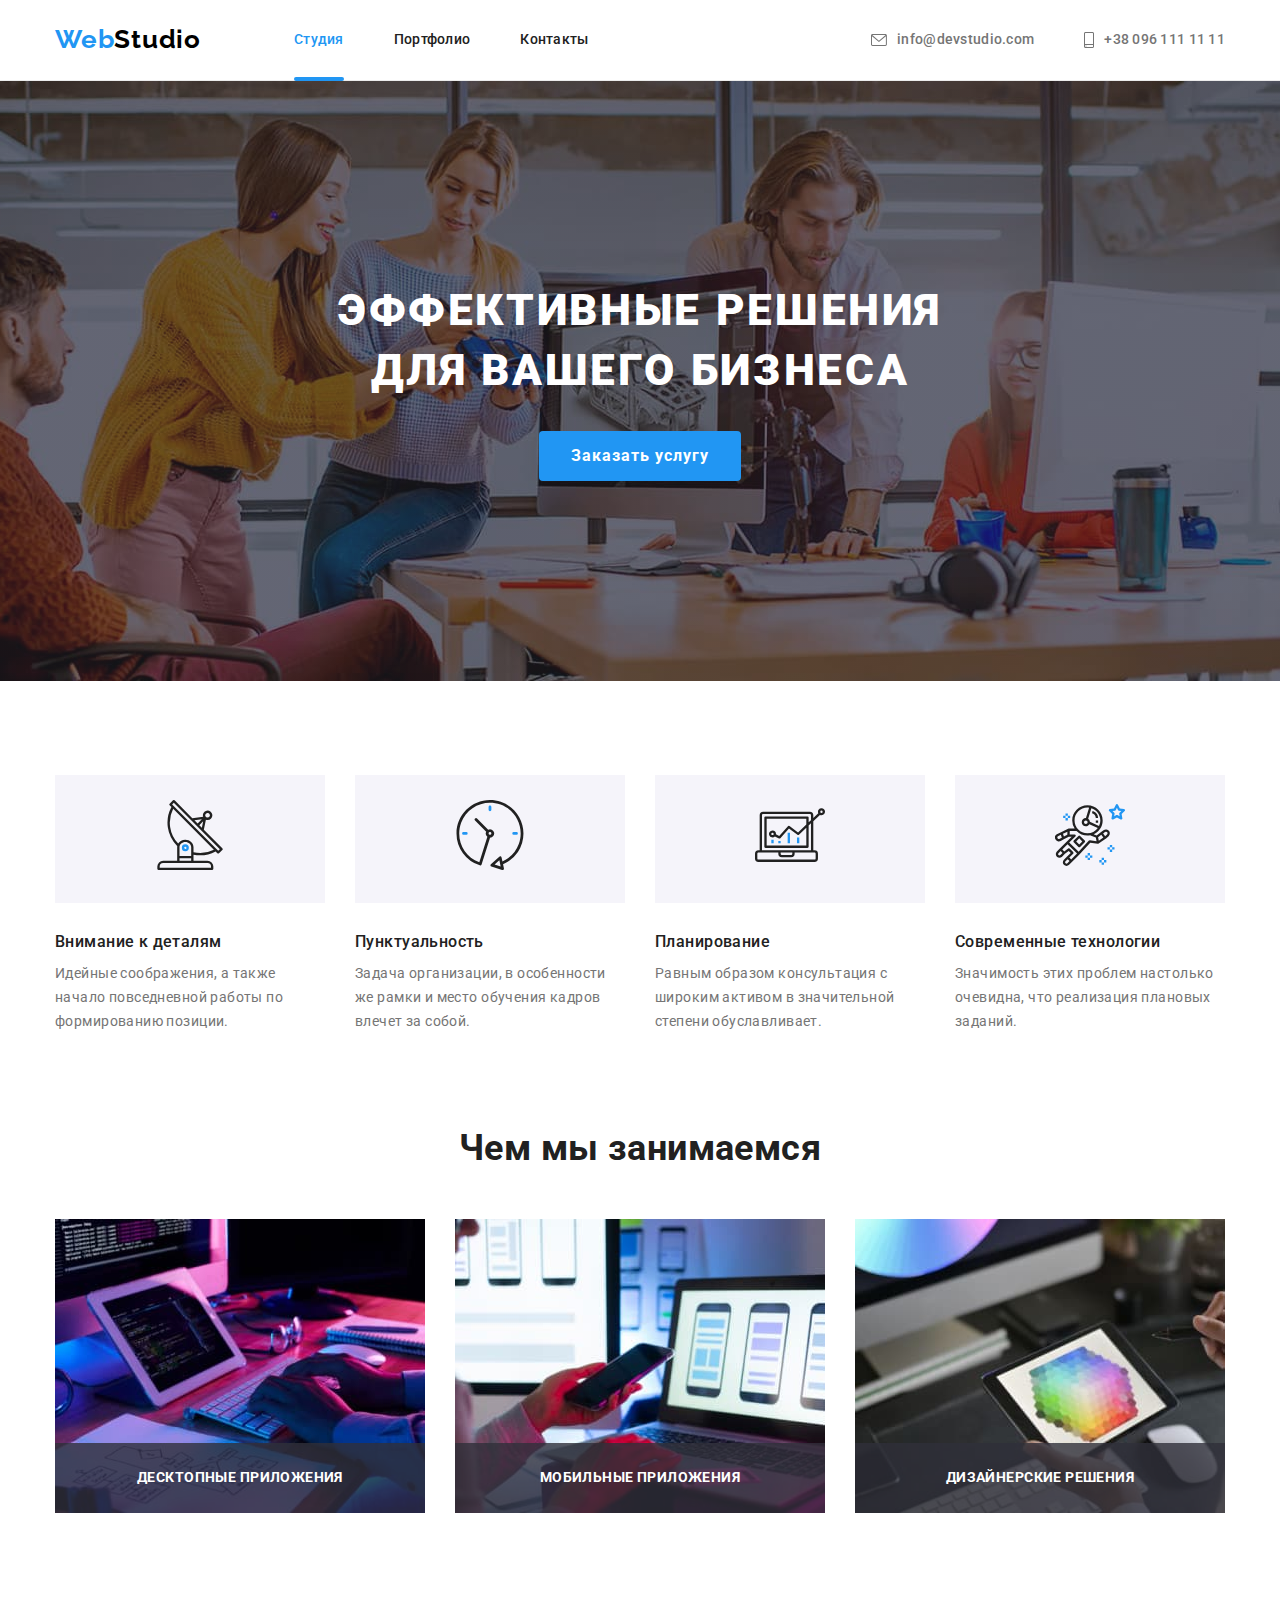
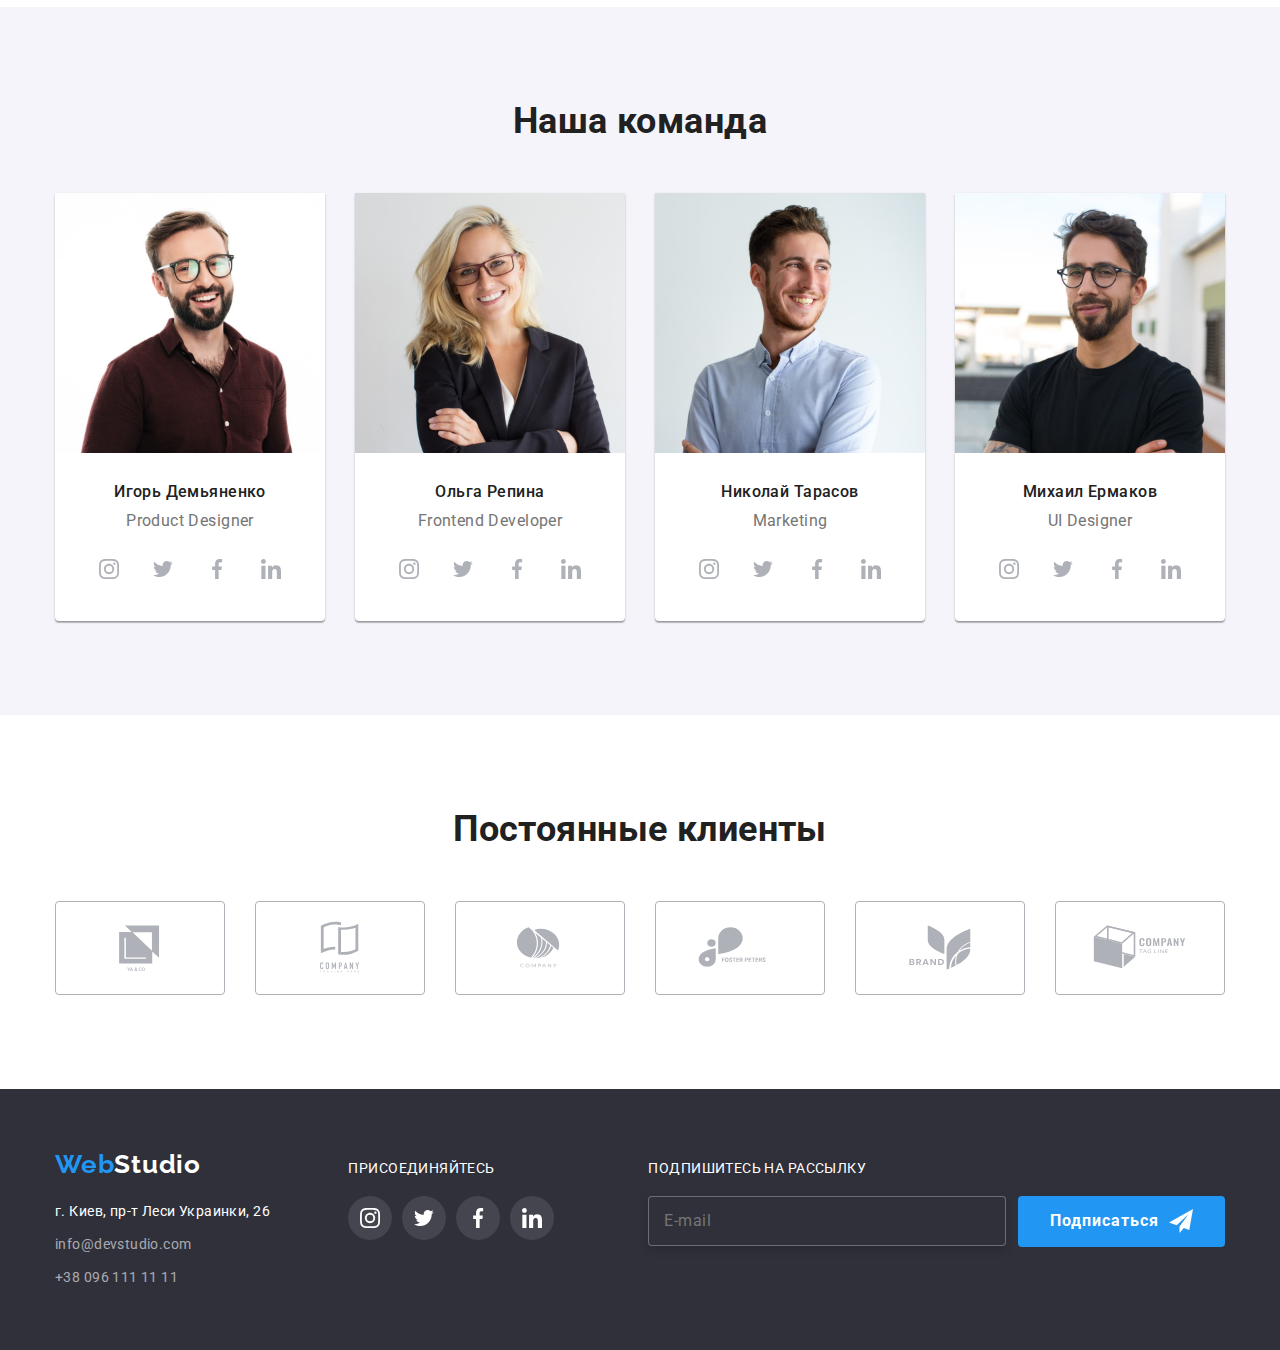
<file: index.html>
<!DOCTYPE html>
<html lang="ru">

<head>
    <meta charset="UTF-8">
    <meta http-equiv="X-UA-Compatible" content="IE=edge">
    <meta name="viewport" content="width=device-width, initial-scale=1.0">
    <link rel="stylesheet" href="https://cdnjs.cloudflare.com/ajax/libs/modern-normalize/1.0.0/modern-normalize.min.css">
    <link href="https://fonts.googleapis.com/css2?family=Raleway:wght@700&family=Roboto:wght@400;500;700;900&display=swap" rel="stylesheet">
    <link rel="stylesheet" href="./css/styles.css">
    <title>Домашнее_Задание№6</title>
</head>

<body>
    <header class="page-header">
        <div class="container main-div">
            <a class="logo link" lang="en" href="./index.html"><span class="blu">Web</span>Studio</a>
            <nav>
                <ul class="site-nav">
                    <li class="item">
                        <a class="link curentli" href="./index.html" >Студия</a>
                    </li>
                    <li class="item">
                        <a href="./portfolio.html" class="link ">Портфолио</a>
                    </li>
                    <li class="item">
                        <a href="#" class="link">Контакты</a>
                    </li>
                </ul>
            </nav>
            <ul class="contact">
                <li class="item">
                    <a class="link" href="mailto:info@devstudio.com">
                        <svg class="email" width="16" height="12">
                            <use href="./images/icons.svg#icon-email"></use>
                        </svg>
                        info@devstudio.com</a>
                </li>
                <li class="item">
                    <a class="link" href="tel:+380961111111">
                        <svg class="tel" width="10" height="16">
                            <use href="./images/icons.svg#icon-smartphone"></use>
                        </svg>
                        +38 096 111 11 11</a>
                </li>
            </ul>
        </div>
    </header>
    <main>
        <section class="hero">
            <div class="container">
                <h1 class="hero-title"> Эффективные решения <br> для вашего бизнеса</h1>
                <button class="btn" type="button" data-modal-open>Заказать услугу</button>
            </div>
            <div class="backdrop is-hidden" data-modal>
                <div class="modal" >
                    <button class="btn-close" data-modal-close >
                        <svg class="icone-close" width="18" height="18">
                            <use href="./images/icons.svg#icon-close"></use>
                        </svg>
                    </button>
                    <form class="modal-form">
                        <p class="modal-title">Оставьте свои данные, мы вам перезвоним</p>
                        <label for="user-name" class="label-form">Имя</label>
                        <div class="form">
                            <input type="text" name="User-name" id="user-name" class="input-form">
                            <svg width="18" height="18" class="icon-form">
                                    <use href="./images/icons.svg#icon-user-name"></use>
                            </svg>
                        </div>
                        <label for="user-telefon" class="label-form">Телефон</label>
                        <div class="form">
                            <input type="tel" id="user-telefon" name="User-tel" class="input-form" placeholder=" ">
                            <svg width="18" height="18" class="icon-form">
                                <use href="./images/icons.svg#icon-user-phone"></use>
                            </svg>
                        </div>
                        <label for="user-email" class="label-form">Почта</label>
                        <div class="form">
                            <input type="email" id="user-email" name="User-formEmail" class="input-form">
                            <svg width="18" height="18" class="icon-form">
                                <use href="./images/icons.svg#icon-user-email"></use>
                            </svg>
                        </div>
                        <div class="form">
                        <label for="user-commentary" class="label-form">Комментарий</label>
                            <textarea name="user-commentary" id="user-commentary" class="textarea input-form" placeholder="Введите текст"></textarea>
                        </div>
                        <div class="form-checkbox">
                            <input type="checkbox" name="policy" id="policy" class="input-checkbox">
                            <label for="policy" class="label-checkbox"> Соглашаюсь с рассылкой и принимаю <a href="" class="checkbox-link">Условия договора</a></label>
                            <span class="icon-checked"></span>
                        </div>
                        <button class="btn modal-form-btn" type="submit">Отправить</button>
                    
                    </form>
                </div>
            </div>
        </section>
        <section class="section">
            <div class="container feateres">
                <h2 class="visually-hidden">Наши особенности</h2>
                <ul class="section-list">
                    <li class="item">
                        <div class="feateres-icon">
                            <svg class="" width="70" height="70">
                                <use href="./images/icons.svg#icon-antenna"></use>
                            </svg>
                        </div>
                        <h3 class="title">Внимание к деталям</h3>
                        <p class="text">Идейные соображения, а также начало повседневной работы по формированию позиции.</p>
                    </li>
                    <li class="item">
                        <div class="feateres-icon">
                            <svg class="" width="70" height="70">
                                <use href="./images/icons.svg#icon-clock"></use>
                            </svg>
                        </div>
                        <h3 class="title">Пунктуальность</h3>
                        <p class="text">Задача организации, в особенности же рамки и место обучения кадров влечет за собой.</p>
                    </li>
                    <li class="item">
                        <div class="feateres-icon">
                            <svg class="" width="70" height="70">
                                <use href="./images/icons.svg#icon-diagram"></use>
                            </svg>
                        </div>
                        <h3 class="title">Планирование</h3>
                        <p class="text">Равным образом консультация с широким активом в значительной степени обуславливает.</p>
                    </li>
                    <li class="item">
                        <div class="feateres-icon">
                            <svg class="" width="70" height="70">
                                <use href="./images/icons.svg#icon-astronaut"></use>
                            </svg>
                        </div>
                        <h3 class="title">Современные технологии</h3>
                        <p class="text">Значимость этих проблем настолько очевидна, что реализация плановых заданий.</p>
                    </li>
                </ul>
            </div>
        </section>
        <section class="section work">
            <div class="container ">
                <h2 class="section-title">Чем мы занимаемся</h2>
                <ul class="section-list galery">
                    <li class="item">
                        <a class="link" href=""><img src="images/img1.jpg"  width="370" alt="Картинка 1">
                            <div class="description">
                                <h3 class="text-description">Десктопные приложения</h3>
                            </div>
                        </a>
                    </li>
                    <li class="item">
                        <a class="link" href=""><img src="images/img2.jpg"  width="370" alt="Картинка 2">
                            <div class="description">
                                <h3 class="text-description">Мобильные приложения</h3>
                            </div>
                        </a>                     
                    </li>
                    <li class="item">
                        <a class="link" href=""><img src="images/img3.jpg"  width="370" alt="Картинка 3">
                            <div class="description">
                                <h3 class="text-description">Дизайнерские решения</h3>
                            </div>
                        </a>
                    </li>
                </ul>
            </div>
        </section>
        <section class="section  teams">
           <div class="container ">
                <h2 class="section-title">Наша команда</h2>
                <ul class="section-list">
                    <li class="item">
                        <img src="images/Igor.jpg" width="270" alt="Игорь Демьяненко">
                        <div class="profession">
                            <h3 class="title">Игорь Демьяненко</h3>
                            <p class="text" lang="en">Product Designer</p>
                            <div class="social-network">
                                <a class="link-social" href="">
                                    <svg class="icon" width="20" height="20">
                                        <use href="./images/icons.svg#icon-instagram"></use>
                                    </svg>
                                </a>
                                <a href="" class="link-social">
                                    <svg class="icon" width="20" height="20">
                                        <use href="./images/icons.svg#icon-twiter"></use>
                                    </svg>
                                </a>
                                <a href="" class="link-social">
                                    <svg class="icon" width="20" height="20">
                                        <use href="./images/icons.svg#icon-facebook"></use>
                                    </svg>
                                </a>
                                <a href="" class="link-social">
                                    <svg class="icon" width="20" height="20">
                                        <use href="./images/icons.svg#icon-linkedin"></use>
                                    </svg>
                                </a>
                            </div>
                        </div>
                    </li>
                    <li class="item">
                        <img src="images/Olha.jpg" width="270" alt="Ольга Репина">
                        <div class="profession">
                            <h3 class="title">Ольга Репина</h3>
                            <p class="text" lang="en">Frontend Developer</p>
                            <div class="social-network">
                                <a class="link-social" href="">
                                     <svg class="icon" width="20" height="20">
                                        <use href="./images/icons.svg#icon-instagram"></use>
                                    </svg>
                                </a>
                                <a href="" class="link-social">
                                    <svg class="icon" width="20" height="20">
                                        <use href="./images/icons.svg#icon-twiter"></use>
                                    </svg>
                                </a>
                                <a href="" class="link-social">
                                    <svg class="icon" width="20" height="20">
                                        <use href="./images/icons.svg#icon-facebook"></use>
                                    </svg>
                                </a>
                                <a href="" class="link-social">
                                    <svg class="icon" width="20" height="20">
                                        <use href="./images/icons.svg#icon-linkedin"></use>
                                    </svg>
                                </a>
                            </div>
                        </div>
                    </li>
                    <li class="item">
                        <img src="images/Nikolaj.jpg" width="270" alt="Николай Тарасов">
                        <div class="profession">
                            <h3 class="title">Николай Тарасов</h3>
                            <p class="text" lang="en">Marketing</p>
                            <div class="social-network">
                                <a class="link-social" href="">
                                    <svg class="icon" width="20" height="20">
                                        <use href="./images/icons.svg#icon-instagram"></use>
                                    </svg>
                                </a>
                                <a href="" class="link-social">
                                    <svg class="icon" width="20" height="20">
                                        <use href="./images/icons.svg#icon-twiter"></use>
                                    </svg>
                                </a>
                                <a href="" class="link-social">
                                    <svg class="icon" width="20" height="20">
                                        <use href="./images/icons.svg#icon-facebook"></use>
                                    </svg>
                                </a>
                                <a href="" class="link-social">
                                    <svg class="icon" width="20" height="20">
                                        <use href="./images/icons.svg#icon-linkedin"></use>
                                    </svg>
                                </a>
                            </div>
                        </div>
                    </li>
                    <li class="item">
                        <img src="images/Misha.jpg" width="270" alt="Михаил Ермаков">
                        <div class="profession">
                            <h3 class="title">Михаил Ермаков</h3>
                            <p class="text" lang="en">UI Designer</p>
                            <div class="social-network">
                                <a class="link-social" href="">
                                    <svg class="icon" width="20" height="20">
                                        <use href="./images/icons.svg#icon-instagram"></use>
                                    </svg>
                                </a>
                                <a href="" class="link-social">
                                    <svg class="icon" width="20" height="20">
                                        <use href="./images/icons.svg#icon-twiter"></use>
                                    </svg>
                                </a>
                                <a href="" class="link-social">
                                    <svg class="icon" width="20" height="20">
                                        <use href="./images/icons.svg#icon-facebook"></use>
                                    </svg>
                                </a>
                                <a href="" class="link-social">
                                    <svg class="icon" width="20" height="20">
                                        <use href="./images/icons.svg#icon-linkedin"></use>
                                    </svg>
                                </a>
                            </div>
                        </div>
                    </li>
                </ul>
           </div>
        </section>
        <section class="section our-clients">
            <div class="container">
                <h2 class="section-title">Постоянные клиенты</h2>
                <ul class="section-list clients">
                    <li class="item">
                        <a href="" class="link-client">
                            <svg class="client" width="106" height="60">
                                <use href="./images/icons.svg#icon-logoone"></use>
                            </svg>
                        </a>
                    </li>
                    <li class="item">
                        <a href="" class="link-client">
                            <svg class="client" width="106" height="60">
                                <use href="./images/icons.svg#icon-logotwo"></use>
                            </svg>
                        </a>
                    </li>
                    <li class="item">
                        <a href="" class="link-client">
                            <svg class="client" width="106" height="60">
                                <use href="./images/icons.svg#icon-logothree"></use>
                            </svg>
                        </a>
                    </li>
                    <li class="item">
                        <a href="" class="link-client">
                            <svg class="client" width="106" height="60">
                                <use href="./images/icons.svg#icon-logofour"></use>
                            </svg>
                        </a>
                    </li>
                    <li class="item">
                        <a href="" class="link-client">
                            <svg class="client" width="106" height="60">
                                <use href="./images/icons.svg#icon-logofive"></use>
                            </svg>
                        </a>
                    </li>
                    <li class="item">
                       <a href="" class="link-client">
                            <svg class="client" width="106" height="60">
                                <use href="./images/icons.svg#icon-logosix"></use>
                            </svg>
                       </a>
                    </li>
                </ul>
            </div>
        </section>
    </main>
    <footer class="footer">
        <div class="container footer-social">
            <div class="footer-adres">
                <a class="logo link" lang="en" href="./index.html"><span class="blu">Web</span>Studio</a>
                <address class="adres">
                    <ul class="footer-contact ">
                        <li class="item">
                            <p class="footer-text"> г. Киев, пр-т Леси Украинки, 26</p>
                        </li>
                        <li class="item mail">
                            <a class="footer-link" href="mailto:info@devstudio.com">info@devstudio.com</a>
                        </li>
                        <li class="item tel">
                            <a class="footer-link" href="tel:+380961111111">+38 096 111 11 11</a>
                        </li>
                    </ul>
                </address>
            </div>
            <div class="social-adres">
                <p class="join">присоединяйтесь</p>
                <div class="social-network block">
                    <a href="" class="link-social bgr ">
                        <svg class="icon" width="20" height="20">
                            <use href="./images/icons.svg#icon-instagram"></use>
                        </svg>
                    </a>
                    <a href="" class="link-social bgr ">
                        <svg class="icon" width="20" height="20">
                            <use href="./images/icons.svg#icon-twiter"></use>
                        </svg>
                    </a>
                    <a href="" class="link-social bgr ">
                        <svg class="icon" width="20" height="20">
                            <use href="./images/icons.svg#icon-facebook"></use>
                        </svg>
                    </a>
                    <a href="" class="link-social bgr ">
                        <svg class="icon" width="20" height="20">
                            <use href="./images/icons.svg#icon-linkedin"></use>
                        </svg>
                    </a>
                </div>
            </div>
            <div class="subscribe">
                <p class="join">Подпишитесь на рассылку</p>
                <form class="form-footer">
                    
                    <input type="email"  id="foter-subscribe" class="input-subscribe" placeholder=" ">
                    <label class="label-subscribe" for="foter-subscribe">E-mail</label>
                    <button class="btn-subscribe" type="submit">Подписаться
                        <svg class="icon-subscribe" width="24" height="24">
                            <use href="./images/icons.svg#icon-send"></use>
                        </svg>
                    </button>
                   
                </form>
            </div>
        </div>
    </footer>
<script src="./js/modal.js"></script>
</body>

</html>
</file>
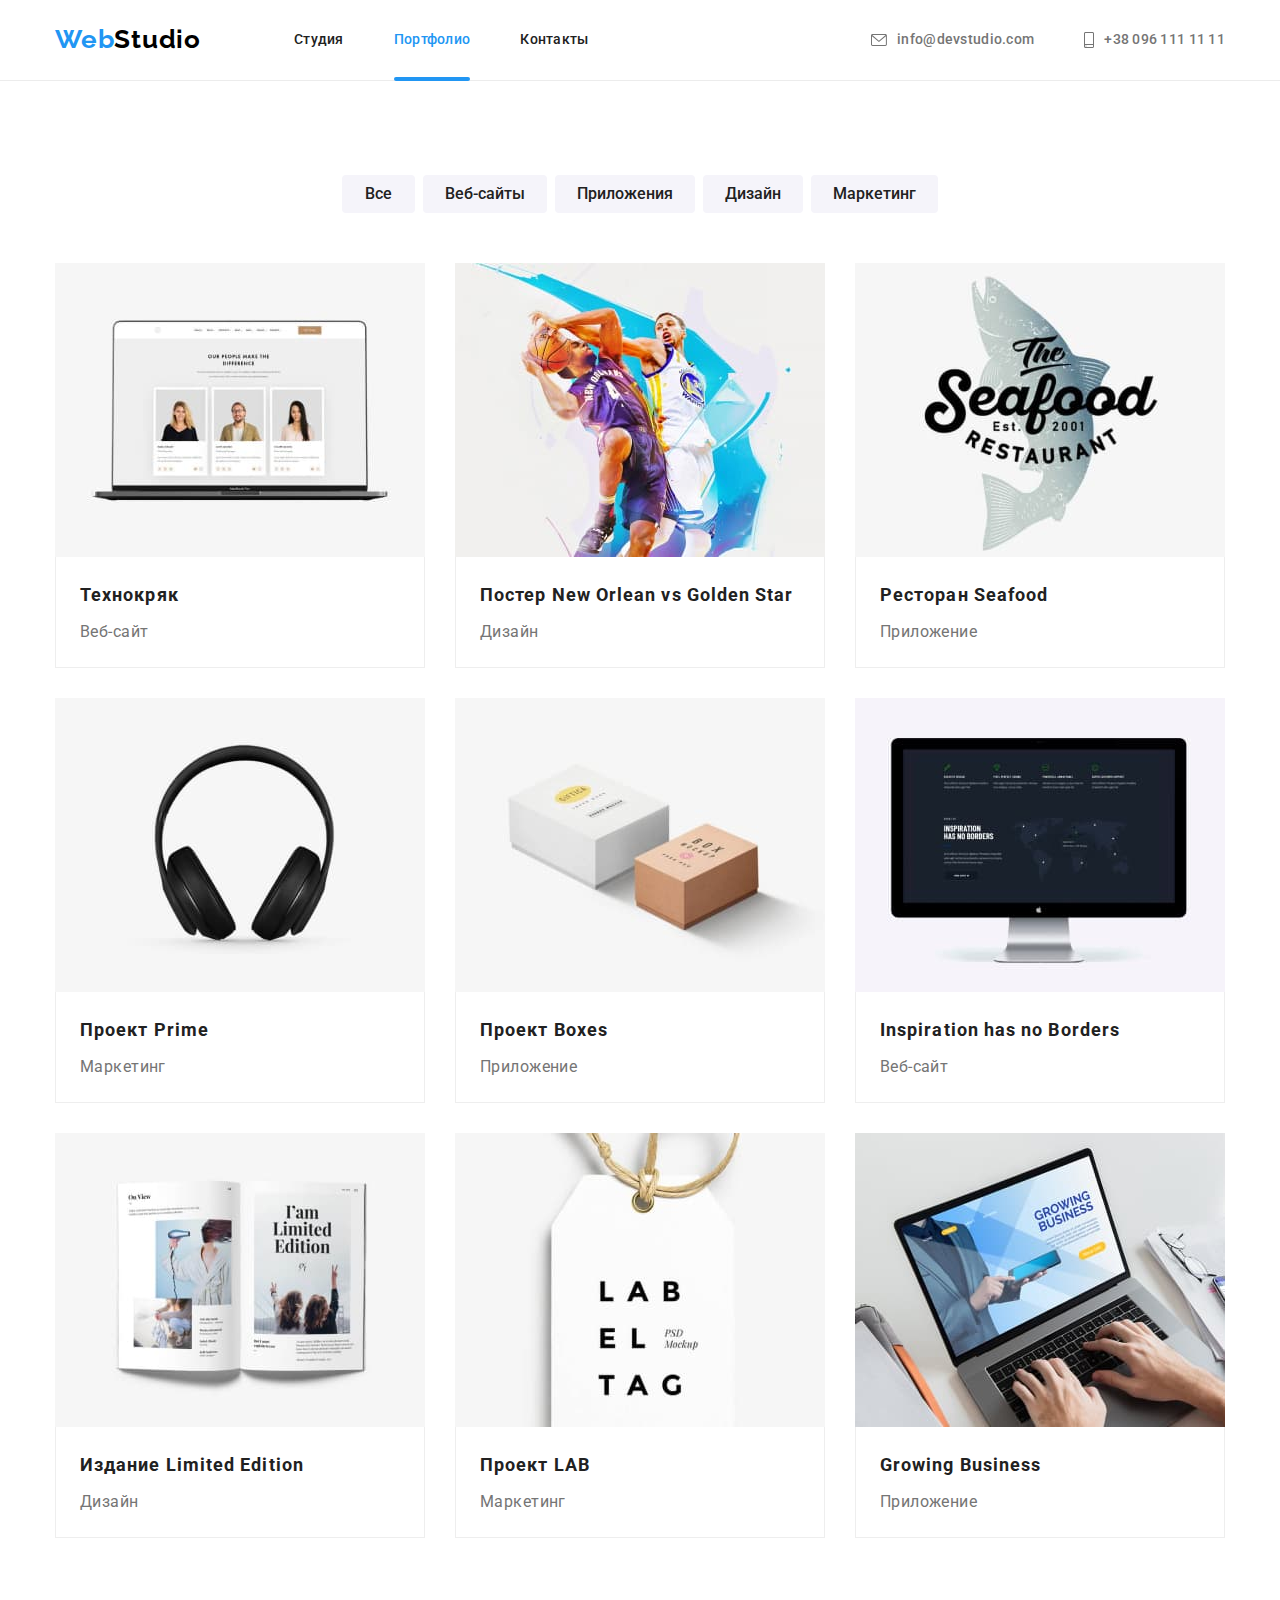
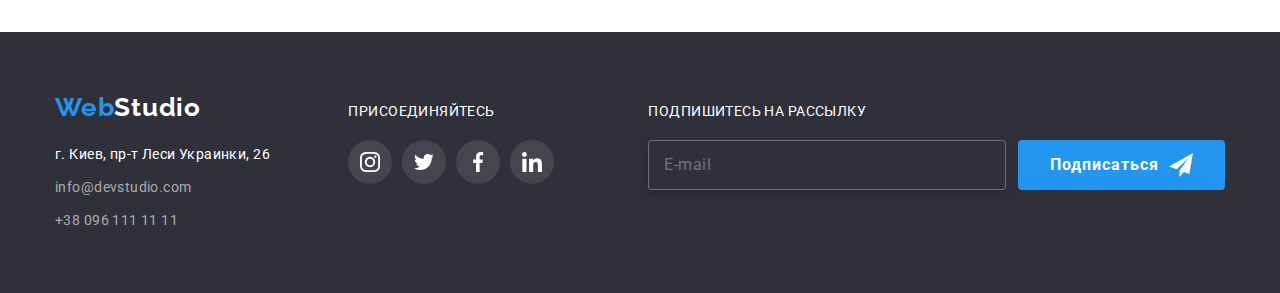
<file: portfolio.html>
<!DOCTYPE html>
<html lang="ru">
<head>
    <meta charset="UTF-8">
    <meta http-equiv="X-UA-Compatible" content="IE=edge">
    <meta name="viewport" content="width=device-width, initial-scale=1.0">
    <link rel="stylesheet" href="https://cdnjs.cloudflare.com/ajax/libs/modern-normalize/1.0.0/modern-normalize.min.css">
    <link href="https://fonts.googleapis.com/css2?family=Raleway:wght@700&family=Roboto:wght@400;500;700;900&display=swap" rel="stylesheet">
    <link rel="stylesheet" href="./css/styles.css">
    <title>Домашнее_Задание№6</title>
</head>
<body>
    <header class="page-header">
        <div class="container main-div">
            <a class="logo link" lang="en" href="./index.html"><span class="blu">Web</span>Studio</a>
            <nav>
                <ul class="site-nav">
                    <li class="item">
                        <a class="link " href="./index.html">Студия</a>
                    </li>
                    <li class="item">
                        <a href="./portfolio.html" class="link curentli">Портфолио</a>
                    </li>
                    <li class="item">
                        <a href="#" class="link">Контакты</a>
                    </li>
                </ul>
            </nav>
            <ul class="contact">
                <li class="item">
                    <a class="link" href="mailto:info@devstudio.com">
                        <svg class="email" width="16" height="12">
                            <use href="./images/icons.svg#icon-email"></use>
                        </svg>
                        info@devstudio.com</a>
                </li>
                <li class="item">
                    <a class="link" href="tel:+380961111111">
                        <svg class="tel" width="10" height="16">
                            <use href="./images/icons.svg#icon-smartphone"></use>
                        </svg>
                        +38 096 111 11 11</a>
                </li>
            </ul>
        </div>
    </header>
    <main>
        <section class="section">
           <div class="container filtr">
                <h1 class="visually-hidden">Главное Портфолио</h1>
                <ul class="section-list">
                    <li class="prt-item"><button type="button" class="btn-portfolio ">Все</button></li>
                    <li class="prt-item"><button type="button" class="btn-portfolio ">Веб-сайты</button></li>
                    <li class="prt-item"><button type="button" class="btn-portfolio ">Приложения</button></li>
                    <li class="prt-item"><button type="button" class="btn-portfolio ">Дизайн</button> </li>
                    <li class="prt-item"><button type="button" class="btn-portfolio ">Маркетинг</button></li>
                </ul>
           </div>
            <div class="container">
                <ul class="section-list prt-work">
                    <li class="galery-item">
                        <a href="" class="portfolio-link">
                            <div class="portfolio-img">
                                <img src="images/imgtechcriak.jpg" width="370" alt="Веб-сайт Технокряк">
                                <div class="text-contein">
                                    <p class="hidden-text">
                                        Ресурс предлагает комплексные предложения с разным уровнем функционала и сервисов. Все это позволит посетителю
                                        получить
                                        исчерпывающие сведения о компании или частном лице.
                                    </p>
                                </div>
                            </div>
                            <div class="project">
                                <h2 class="portfolio-title">Технокряк</h2>
                                <p class="text">Веб-сайт</p>
                            </div>
                        </a>
                    </li>
                    <li class="galery-item"> 
                        <a href="" class="portfolio-link">
                            <div class="portfolio-img">
                                <img src="images/imgneworlean.jpg" width="370" alt="Дизайн постер">
                                <div class="text-contein">
                                    <p class="hidden-text">
                                        Ресурс предлагает комплексные предложения с разным уровнем функционала и сервисов. Все это позволит посетителю
                                        получить
                                        исчерпывающие сведения о компании или частном лице.
                                    </p>
                                </div>
                            </div>
                            <div class="project">
                                <h2 class="portfolio-title">Постер New Orlean vs Golden Star</h2>
                                <p class="text">Дизайн</p>
                            </div>
                        </a>
                    </li>
                    <li class="galery-item"> 
                        <a href="" class="portfolio-link">
                            <div class="portfolio-img">
                                <img src="images/imgseafood.jpg" width="370" alt="приложение ресторана Seafood">
                                <div class="text-contein">
                                    <p class="hidden-text">
                                        Ресурс предлагает комплексные предложения с разным уровнем функционала и сервисов. Все это позволит посетителю
                                        получить
                                        исчерпывающие сведения о компании или частном лице.
                                    </p>
                                </div>
                            </div>
                            <div class="project">
                                <h2 class="portfolio-title">Ресторан Seafood</h2>
                                <p class="text">Приложение</p>
                            </div>
                        </a>
                    </li>
                    <li class="galery-item"> 
                        <a href="" class="portfolio-link">
                            <div class="portfolio-img">
                                <img src="images/imgprime.jpg" width="370" alt="Маркетинг проекта Prime">
                                <div class="text-contein">
                                    <p class="hidden-text">
                                        Ресурс предлагает комплексные предложения с разным уровнем функционала и сервисов. Все это позволит посетителю
                                        получить
                                        исчерпывающие сведения о компании или частном лице.
                                    </p>
                                </div>
                            </div>
                            <div class="project">
                                <h2 class="portfolio-title">Проект Prime</h2>
                                <p class="text">Маркетинг</p>
                            </div>
                        </a>
                    </li>
                    <li class="galery-item"> 
                        <a href="" class="portfolio-link">
                            <div class="portfolio-img">
                                <img src="images/imgboxes.jpg" width="370" alt=" приложение проект Boxes">
                                <div class="text-contein">
                                    <p class="hidden-text">
                                        Ресурс предлагает комплексные предложения с разным уровнем функционала и сервисов. Все это позволит посетителю
                                        получить
                                        исчерпывающие сведения о компании или частном лице.
                                    </p>
                                </div>
                            </div>
                            <div class="project">
                                <h2 class="portfolio-title">Проект Boxes</h2>
                                <p class="text">Приложение</p>
                            </div>
                        </a>
                    </li>
                    <li class="galery-item"> 
                        <a href="" class="portfolio-link">
                            <div class="portfolio-img">
                                <img src="images/imgborders.jpg" width="370" alt="страничка Inspiration has no Borders ">
                                <div class="text-contein">
                                    <p class="hidden-text">
                                        Ресурс предлагает комплексные предложения с разным уровнем функционала и сервисов. Все это позволит посетителю
                                        получить
                                        исчерпывающие сведения о компании или частном лице.
                                    </p>
                                </div>
                            </div>
                            <div class="project">
                                <h2 class="portfolio-title">Inspiration has no Borders</h2>
                                <p class="text">Веб-сайт</p>
                            </div>
                        </a>
                    </li>
                    <li class="galery-item"> 
                        <a href="" class="portfolio-link">
                            <div class="portfolio-img">
                                <img src="images/imglimid.jpg" width="370" alt="Дизайн издания LE">
                                <div class="text-contein">
                                    <p class="hidden-text">
                                        Ресурс предлагает комплексные предложения с разным уровнем функционала и сервисов. Все это позволит посетителю
                                        получить
                                        исчерпывающие сведения о компании или частном лице.
                                    </p>
                                </div>
                            </div>
                            <div class="project">
                                <h2 class="portfolio-title">Издание Limited Edition</h2>
                                <p class="text">Дизайн</p>
                            </div>
                        </a>
                    </li>
                    <li class="galery-item"> 
                        <a href="" class="portfolio-link">
                            <div class="portfolio-img">
                                <img src="images/imglab.jpg" width="370" alt="маркетинг проекта ЛАБ">
                                <div class="text-contein">
                                    <p class="hidden-text">
                                        Ресурс предлагает комплексные предложения с разным уровнем функционала и сервисов. Все это позволит посетителю
                                        получить
                                        исчерпывающие сведения о компании или частном лице.
                                    </p>
                                </div>
                            </div>
                            <div class="project">
                                <h2 class="portfolio-title">Проект LAB</h2>
                                <p class="text">Маркетинг</p>
                            </div>
                        </a>
                    </li>
                    <li class="galery-item"> 
                        <a href="" class="portfolio-link">
                            <div class="portfolio-img">
                                <img src="images/imgbissens.jpg" width="370" alt="приложение бизнеса">
                                <div class="text-contein">
                                    <p class="hidden-text">
                                        Ресурс предлагает комплексные предложения с разным уровнем функционала и сервисов. Все это позволит посетителю
                                        получить
                                        исчерпывающие сведения о компании или частном лице.
                                    </p>
                                </div>
                            </div>
                            <div class="project">
                                <h2 class="portfolio-title">Growing Business</h2>
                                <p class="text">Приложение</p>
                            </div>
                        </a>
                    </li>
                </ul>
            </div>
        </section>

    </main>
<footer class="footer">
    <div class="container footer-social">
        <div class="footer-adres">
            <a class="logo link" lang="en" href="./index.html"><span class="blu">Web</span>Studio</a>
            <address class="adres">
                <ul class="footer-contact ">
                    <li class="item">
                        <p class="footer-text"> г. Киев, пр-т Леси Украинки, 26</p>
                    </li>
                    <li class="item mail">
                        <a class="footer-link" href="mailto:info@devstudio.com">info@devstudio.com</a>
                    </li>
                    <li class="item tel">
                        <a class="footer-link" href="tel:+380961111111">+38 096 111 11 11</a>
                    </li>
                </ul>
            </address>
        </div>
        <div class="social-adres">
            <p class="join">присоединяйтесь</p>
            <div class="social-network block">
                <a href="" class="link-social bgr ">
                    <svg class="icon" width="20" height="20">
                        <use href="./images/icons.svg#icon-instagram"></use>
                    </svg>
                </a>
                <a href="" class="link-social bgr ">
                    <svg class="icon" width="20" height="20">
                        <use href="./images/icons.svg#icon-twiter"></use>
                    </svg>
                </a>
                <a href="" class="link-social bgr ">
                    <svg class="icon" width="20" height="20">
                        <use href="./images/icons.svg#icon-facebook"></use>
                    </svg>
                </a>
                <a href="" class="link-social bgr ">
                    <svg class="icon" width="20" height="20">
                        <use href="./images/icons.svg#icon-linkedin"></use>
                    </svg>
                </a>
            </div>
        </div>
        <div class="subscribe">
            <p class="join">Подпишитесь на рассылку</p>
            <form class="form-footer">

                <input type="email" id="foter-subscribe" class="input-subscribe" placeholder=" ">
                <label class="label-subscribe" for="foter-subscribe">E-mail</label>
                <button class="btn-subscribe" type="submit">Подписаться
                    <svg class="icon-subscribe" width="24" height="24">
                        <use href="./images/icons.svg#icon-send"></use>
                    </svg>
                </button>

            </form>
        </div>
    </div>
</footer>

</body>
</html>
</file>
<file: css/styles.css>
/* main color, h1 text color,  fff */
/* second color 2f303a */
/* main text color 757575  */
/* h2,h3 color text 212121 and menu */
/*accent color 2196F3 */
/*  */

:root {
  --main-bg: #fff;
  --second-bg: #2f303a;
  --main-text-color: #757575;
  --h-color-text: #212121;
  --btn-and-accent: #2196f3;
  --footer-contact: #ffffff99;
  --btn-hover-primery: #188ce8;
  --btn-portfolio-bgr: #f5f4fa;
  --logo-heder: #000;
  --border: #eeeeee;
  --teams-bg: #f5f4fa;
  --heder-border: #ececec;
  --hero-bgr: #c4c4c4;
  --icon-color: #afb1b8;
  --cubik: cubic-bezier(0.4, 0, 0.2, 1);
}
h1,
h2,
h3,
h4,
h5,
h6,
p,
ul {
  margin-top: 0px;
  margin-bottom: 0px;
  /* padding-left: 0px; */
}

.visually-hidden {
  position: absolute;
  white-space: nowrap;
  width: 1px;
  height: 1px;
  overflow: hidden;
  border: 0;
  padding: 0;
  clip: rect(0 0 0 0);
  clip-path: inset(50%);
  margin: -1px;
}

body {
  font-family: 'Roboto', sans-serif;
  background-color: var(--main-bg);
  color: var(--main-text-color);
  font-weight: 400;
  font-size: 14px;
  line-height: 1.71;
  letter-spacing: 0.03em;
}
img {
  max-width: 100%;
  height: auto;
  display: block;
}

.container {
  width: 1200px;
  margin-left: auto;
  margin-right: auto;
  padding-left: 15px;
  padding-right: 15px;
}

.main-div {
  display: flex;
  align-items: center;
}

.page-header {
  border-bottom: 1px solid var(--heder-border);
}

.logo {
  font-family: 'Raleway', sans-serif;
  color: var(--logo-heder);
  font-weight: 700;
  font-size: 26px;
  line-height: 1.2;
  letter-spacing: 0.03em;
}
.link .email,
.link .tel {
  margin-right: 10px;
  align-self: center;

  fill: currentColor;
}
.blu {
  color: var(--btn-and-accent);
}
.link {
  text-decoration: none;
  transition: color 250ms var(--cubik);
}

.site-nav {
  margin-left: 93px;
}

.site-nav .item {
  display: flex;
}

.site-nav .item + .item {
  margin-left: 50px;
}
.site-nav .link {
  display: flex;
  padding-top: 32px;
  padding-bottom: 32px;

  position: relative;

  color: var(--h-color-text);
  font-weight: 500;
  font-size: 14px;
  line-height: 1.14;
  letter-spacing: 0.02em;
}
.site-nav .curentli {
  color: var(--btn-and-accent);
}

.site-nav .curentli::after {
  content: '';
  position: absolute;
  bottom: -1px;
  left: 0;
  width: 100%;
  height: 4px;
  border-radius: 2px;
  background: var(--btn-and-accent);
}

.contact {
  display: flex;
  margin-left: auto;
}

.contact .item + .item {
  margin-left: 50px;
}
.contact .link {
  display: flex;
  padding-top: 32px;
  padding-bottom: 32px;
  justify-content: center;
  align-items: center;

  color: var(--main-text-color);
  font-weight: 500;
  font-size: 14px;
  line-height: 1.14;
  letter-spacing: 0.02em;
}
.link:hover,
.link:focus,
.footer-link:hover,
.footer-link:focus,
.footer .logo:hover,
.footer .logo:focus,
.link .email:hover,
.link .tel:hover,
.link .email:focus,
.link .tel:focus {
  color: var(--btn-and-accent);
  fill: var(--btn-and-accent);
}

/* section main */
/* hero */
.hero {
  max-width: 1600px;
  height: 600px;
  margin-left: auto;
  margin-right: auto;
  padding-top: 200px;
  padding-bottom: 200px;
  background-image: linear-gradient(to right, rgba(47, 48, 58, 0.4), rgba(47, 48, 58, 0.4)),
    url(../images/bgr.jpg);
  background-size: cover;
  background-repeat: no-repeat;
  background-position: center;
  background-color: var(--hero-bgr);
  text-align: center;
}
.hero-title {
  margin-bottom: 30px;

  font-weight: 900;
  font-size: 44px;
  line-height: 1.36;
  letter-spacing: 0.06em;
  text-transform: uppercase;
  color: var(--main-bg);
}
.btn,
.btn-subscribe {
  min-width: 200px;
  padding: 10px 32px;
  border: none;
  border-radius: 4px;

  background-color: var(--btn-and-accent);
  color: var(--main-bg);
  font-weight: 700;
  font-size: 16px;
  line-height: 1.88;
  text-align: center;
  letter-spacing: 0.06em;
  cursor: pointer;
  transition: background-color 250ms var(--cubik),
  box-shadow 250ms var(--cubik) ;
}
.btn:hover,
.btn:focus,
.btn-subscribe:hover,
.btn-subscribe:focus {
  background-color: var(--btn-hover-primery);
  box-shadow: 0px 4px 4px rgba(0, 0, 0, 0.15);
}

.backdrop {
  position: fixed;
  top: 0;
  left: 0;
  width: 100%;
  height: 100%;
  background-color: rgba(0, 0, 0, 0.2);
  z-index: 99;
  opacity: 1;
  transition: opacity 250ms var(--cubik);
}

.backdrop.is-hidden {
  opacity: 0;
  pointer-events: none;
}

.backdrop.is-hidden .modal {
  transform: translate(-50%, -50%) scale(0.8);
}

.modal {
  position: absolute;
  top: 50%;
  left: 50%;

  width: 528px;
  border-radius: 4px;
  background-color: var(--main-bg);
  padding: 40px;
  box-shadow: 0px 1px 3px rgba(0, 0, 0, 0.12),
    0px 1px 1px rgba(0, 0, 0, 0.14),
    0px 2px 1px rgba(0, 0, 0, 0.2);
  border-radius: 4px;

  transform: translate(-50%, -50%) scale(1);
  transition: transform 250ms var(--cubik);
}

.btn-close {
  position: absolute;
  top: 8px;
  right: 8px;
  display: flex;
  justify-content: center;
  align-items: center;
  color: var(--logo-heder);
  
  width: 30px;
  height: 30px;
  border-radius: 50%;
  background: var(--main-bg);
  border: 1px solid rgba(0, 0, 0, 0.1);
  padding: 6px;
  cursor: pointer;
  transition: background-color 250ms var(--cubik);
}

.icone-close{
  fill: currentColor;
}

.btn-close:hover,
.btn-close:focus{
  color: var(--btn-and-accent);

}

.form{
  position: relative;

  display: flex;
  flex-direction: column;
  color: var(--h-color-text);
}

.label-form{
  display: block;
    font-size: 12px;
    line-height: 1.16;
    letter-spacing: 0.01em;
    margin-bottom: 4px;
      margin-top: 10px;
    text-align: start;
    color: var(--main-text-color);
}

.input-form{
  height: 40px;
  padding: 11px 12px 11px 42px;
  outline: none;

  border: 1px solid rgba(33, 33, 33, 0.2);
    border-radius: 4px;

    transition: border 250ms var(--cubik);
}

.input-form:focus{
  border: 1px solid var(--btn-and-accent);
}

.modal-title{
  color: var(--logo-heder);
  font-weight: 700;
    font-size: 20px;
    line-height: 1.15;
    margin-bottom: 12px;
}

.input-form:focus ~ .icon-form{
fill: var(--btn-and-accent);
}

.textarea{
  resize: none;
  padding: 12px 16px;
  margin-bottom: 20px;
  height: 120px;
}

textarea::placeholder{
color: rgba(117, 117, 117, 0.5);
}

.form-checkbox{
  position: relative;

  display: flex;
  margin-bottom: 30px;
  align-items: center;
}

.label-checkbox{
  display: inline-block;
  padding-left: 32px;
}

.icon-checked{
  position: absolute;
  top: 50%;
  left: 12px;
  transform: translateY(-50%);

  display: inline-block;
  width: 16px;
  height: 15px;
  border: 1px solid var(--h-color-text);
  pointer-events: none;
    border-radius: 2px;

  transition: background-color 250ms var(--cubik);
}

.input-checkbox{
  display: inline-block;
  position: absolute;
    white-space: nowrap;
    width: 1px;
    height: 1px;
    overflow: hidden;
    border: 0;
    padding: 0;
    clip: rect(0 0 0 0);
    clip-path: inset(50%);
    margin: -1px;
    transition: fill 250ms var(--cubik);
}

.checkbox-link{
  color: var(--btn-and-accent);
 
}

.checkbox-link:hover,
.checkbox-link:focus{
  text-decoration: none;
}

.icon-form{
  position: absolute;
  top: 50%;
  left: 15px;
  transform: translateY(-50%);
  fill: currentColor;

  
  transition: fill 250ms var(--cubik);
}

.input-checkbox:checked ~ .icon-checked{

  background-image: url(../images/icon-check.svg);
  background-position: center;
  background-size: contain;
  background-repeat: no-repeat;
  background-color: var(--btn-and-accent);
  border-color: var(--btn-and-accent);
}

.input-checkbox:focus ~.icon-checked{
      border: 1px solid var(--btn-and-accent);
}

.modal-form-btn{
  box-shadow: 0px 4px 4px rgba(0, 0, 0, 0.15);
}

/* end HERO */

.feateres-icon {
  display: block;
  width: 100%;
  padding: 25px 100px;
  margin-bottom: 30px;
  text-align: center;
  background-color: var(--btn-portfolio-bgr);
}

.feateres .item {
  width: calc((100% - 90px) / 4);
}
.feateres .item + .item {
  margin-left: 30px;
}

.feateres .text {
  font-size: 14px;
  line-height: 1.71;
}
.galery .link img {
  display: block;
}
.galery {
  display: flex;
  flex-wrap: wrap;
}
.galery .item {
  width: calc((100% - 60px) / 3);
  margin-right: 30px;
}

.galery .item:nth-child(3n) {
  margin-right: 0px;
}

.teams {
  background-color: var(--teams-bg);
}
.teams .item {
  display: block;

  background-color: var(--main-bg);
  text-align: center;
  width: calc((100% - 90px) / 4);
  margin-right: 30px;
  box-shadow: 0px 1px 3px rgba(0, 0, 0, 0.12), 0px 1px 1px rgba(0, 0, 0, 0.14),
    0px 2px 1px rgba(0, 0, 0, 0.2);
  border-radius: 0px 0px 4px 4px;
}
.teams .item:nth-child(4n) {
  margin-right: 0px;
}
.profession {
  padding-top: 30px;
  padding-bottom: 30px;
}
.social-network {
  padding: 0 32px;
  margin-top: 16px;
  display: flex;
  justify-content: center;
  align-items: center;
}
.link-social {
  display: flex;
  justify-content: center;
  align-items: center;
  width: 44px;
  height: 44px;
  border-radius: 50%;
  border: none;
  background-color: var(--main-bg);
  color: var(--icon-color);
  transition: color 250ms var(--cubik), background-color 250ms var(--cubik);
}

.social-network .link-social + .link-social {
  margin-left: 10px;
}
.icon {
  fill: currentColor;
}
.link-social:hover,
.link-social:focus {
  color: var(--main-bg);
  background-color: var(--btn-and-accent);
}

.feature-list .title {
  color: var(--h-color-text);
  font-weight: 700;
  font-size: 14px;
  line-height: 1.14;
  text-transform: uppercase;
}
.section {
  padding-top: 94px;
  padding-bottom: 94px;
}
.work {
  padding-top: 0px;
}
.work .item {
  position: relative;
}
.description {
  display: flex;
  justify-content: center;
  align-items: center;
  position: absolute;
  width: 100%;
  height: 70px;
  bottom: 0;
  left: 0;
  text-align: center;
  background: rgba(47, 48, 58, 0.8);
}
.text-description {
  font-weight: 700;
  font-size: 14px;
  line-height: 1.14;
  text-transform: uppercase;
  color: var(--main-bg);
}
.section-title {
  text-align: center;
  color: var(--h-color-text);
  font-weight: 700;
  font-size: 36px;
  line-height: 1.16;
  margin-bottom: 50px;
}

.section-list .title {
  margin-bottom: 10px;

  font-weight: 500;
  font-size: 16px;
  line-height: 1.18;
  color: var(--h-color-text);
}

.text {
  font-size: 16px;
  line-height: 1.18;
  color: var(--main-text-color);
}

.section-list,
.site-nav,
.contact {
  list-style-type: none;
  display: flex;
  padding-left: 0px;
  padding-right: 0px;
}

/* our-clients */

.clients {
  display: flex;
  text-align: center;
  padding: 16px 32px;
  padding: 0;
}
.clients .item {
  width: calc((100% - 30px) / 6);
}

.clients .item + .item {
  margin-left: 30px;
}

.client {
  fill: currentColor;
  display: block;
  width: 100%;
}
.clients .link-client:hover,
.clients .link-client:focus {
  color: var(--btn-and-accent);
  border: 1px solid var(--btn-and-accent);
}
.clients .link-client {
  text-decoration: none;
  display: block;
  padding: 16px 32px;
  border: 1px solid var(--icon-color);
  border-radius: 4px;
  color: var(--icon-color);
  cursor: pointer;

  transition: color 250ms var(--cubik), border 250ms var(--cubik);
}

/* FOOTEr */
.footer {
  padding-top: 60px;
  padding-bottom: 60px;
  background-color: var(--second-bg);
}
.footer-adres {
  display: block;
  width: 231px;
}

.footer-contact {
  list-style-type: none;
  padding-left: 0px;
}
.footer-item {
  display: block;
}

.footer-link {
  color: var(--footer-contact);
  text-decoration: none;
  transition: color 250ms var(--cubik);
}

.footer .logo {
  display: block;
  color: var(--main-bg);
  margin-bottom: 20px;
}
.adres {
  font-style: normal;
}
.footer-contact .item:not(:last-child) {
  margin-bottom: 9px;
}
.footer-text {
  color: var(--main-bg);
}
.footer-social {
  display: flex;
}

.social-adres,
.subscribe {
  margin-top: 12px;
  margin-left: 70px;
}

.social-adres .join,
.subscribe .join {
  color: var(--main-bg);
  line-height: 1.13;
  text-transform: uppercase;
  margin-bottom: 20px;
}

.bgr {
  background: rgba(255, 255, 255, 0.1);
}

.bgr .icon {
  fill: var(--main-bg);
}

.social-network.block {
  padding: 0;
}

.btn-subscribe{
  display: flex;
  justify-content: center;
  align-items: center;
  background-color: var(--btn-and-accent);
  margin-left: 12px;
}

.subscribe{
  margin-left: 94px;
}


.form-footer{
  display: flex;
  position: relative;
}

.input-subscribe{
padding: 15px 16px;
width: 358px;
height: 50px;
border: 1px solid rgba(255, 255, 255, 0.3);
background-color: var(--second-bg);
filter: drop-shadow(0px 4px 4px rgba(0, 0, 0, 0.15));
  border-radius: 4px;
}

.label-subscribe{
  position: absolute;
  font-size: 16px;
  line-height: 1.25;
  display: flex;
  align-items: center;
  color: var(--main-text-color);
  top: 50%;
  left: 16px;
  transform: translateY(-50%);
  transition: transform 250ms linear;
}

.input-subscribe:focus + .label-subscribe,
.input-subscribe:not(:placeholder-shown) + .label-subscribe{
  transform: translate(-70px, -50%);
}

.input-subscribe{
  color: var(--main-bg);
  font-size: 16px;
  line-height: 1.25;
  letter-spacing: 0.03em;
}

.icon-subscribe{
  margin-left: 10px;
}




/* portfolio */
.project {
  padding: 20px 24px;
  border-right: 1px solid var(--border);
  border-left: 1px solid var(--border);
  border-bottom: 1px solid var(--border);
}
.portfolio-title {
  margin-bottom: 4px;
  font-weight: 700;
  font-size: 18px;
  line-height: 2;
  letter-spacing: 0.06em;
}
.portfolio-link {
  display: block;
  text-decoration: none;
  color: var(--h-color-text);
  transition: box-shadow 250ms var(--cubik);
}

.portfolio-img {
  position: relative;
  overflow: hidden;
}

.text-contein {
  display: flex;
  justify-content: center;
  align-items: center;

  position: absolute;
  width: 100%;
  height: 100%;
  padding: 0px 24px;
  background: rgba(33, 150, 243, 0.9);

  overflow: hidden;
  transform: translateY(0%);
  transition: transform 250ms var(--cubik);
}

.hidden-text {
  font-size: 18px;
  line-height: 1.56;
  color: var(--main-bg);
}

.portfolio-link:hover .text-contein,
.portfolio-link:focus .text-contein {
  transform: translateY(-100%);
}

.portfolio-link:focus,
.portfolio-link:hover {
  box-shadow: 0px 1px 1px rgba(0, 0, 0, 0.12), 0px 4px 4px rgba(0, 0, 0, 0.06),
    1px 4px 6px rgba(0, 0, 0, 0.16);
}
.btn-portfolio {
  background-color: var(--btn-portfolio-bgr);
  color: var(--h-color-text);
  font-family: 'Roboto', sans-serif;
  font-weight: 500;
  font-size: 16px;
  line-height: 1.62;
  text-align: center;
  cursor: pointer;
  min-height: 38px;
  min-width: 73px;
  padding: 6px 22px;
  border: none;
  border-radius: 4px;
  transition: background-color 250ms var(--cubik), color 250ms var(--cubik),
    box-shadow 250ms var(--cubik);
}

.btn-portfolio:hover,
.btn-portfolio:focus {
  background-color: var(--btn-and-accent);
  color: var(--main-bg);
  box-shadow: 0px 3px 1px rgba(0, 0, 0, 0.1), 0px 1px 2px rgba(0, 0, 0, 0.08),
    0px 2px 2px rgba(0, 0, 0, 0.12);
}
.filtr .section-list {
  justify-content: center;
}
.section-list .prt-item + .prt-item {
  margin-left: 8px;
}
.filtr {
  padding-bottom: 50px;
}
.prt-work {
  display: flex;
  flex-wrap: wrap;
}
.project .text {
  line-height: 1.88;
}
.galery-item {
  width: calc((100% - 60px) / 3);
}

.prt-work .galery-item {
  margin-bottom: 30px;
}
.prt-work .galery-item:nth-last-child(-n + 3) {
  margin-bottom: 0px;
}
.prt-work .galery-item {
  margin-right: 30px;
}
.prt-work .galery-item:nth-child(3n) {
  margin-right: 0px;
}
</file>
